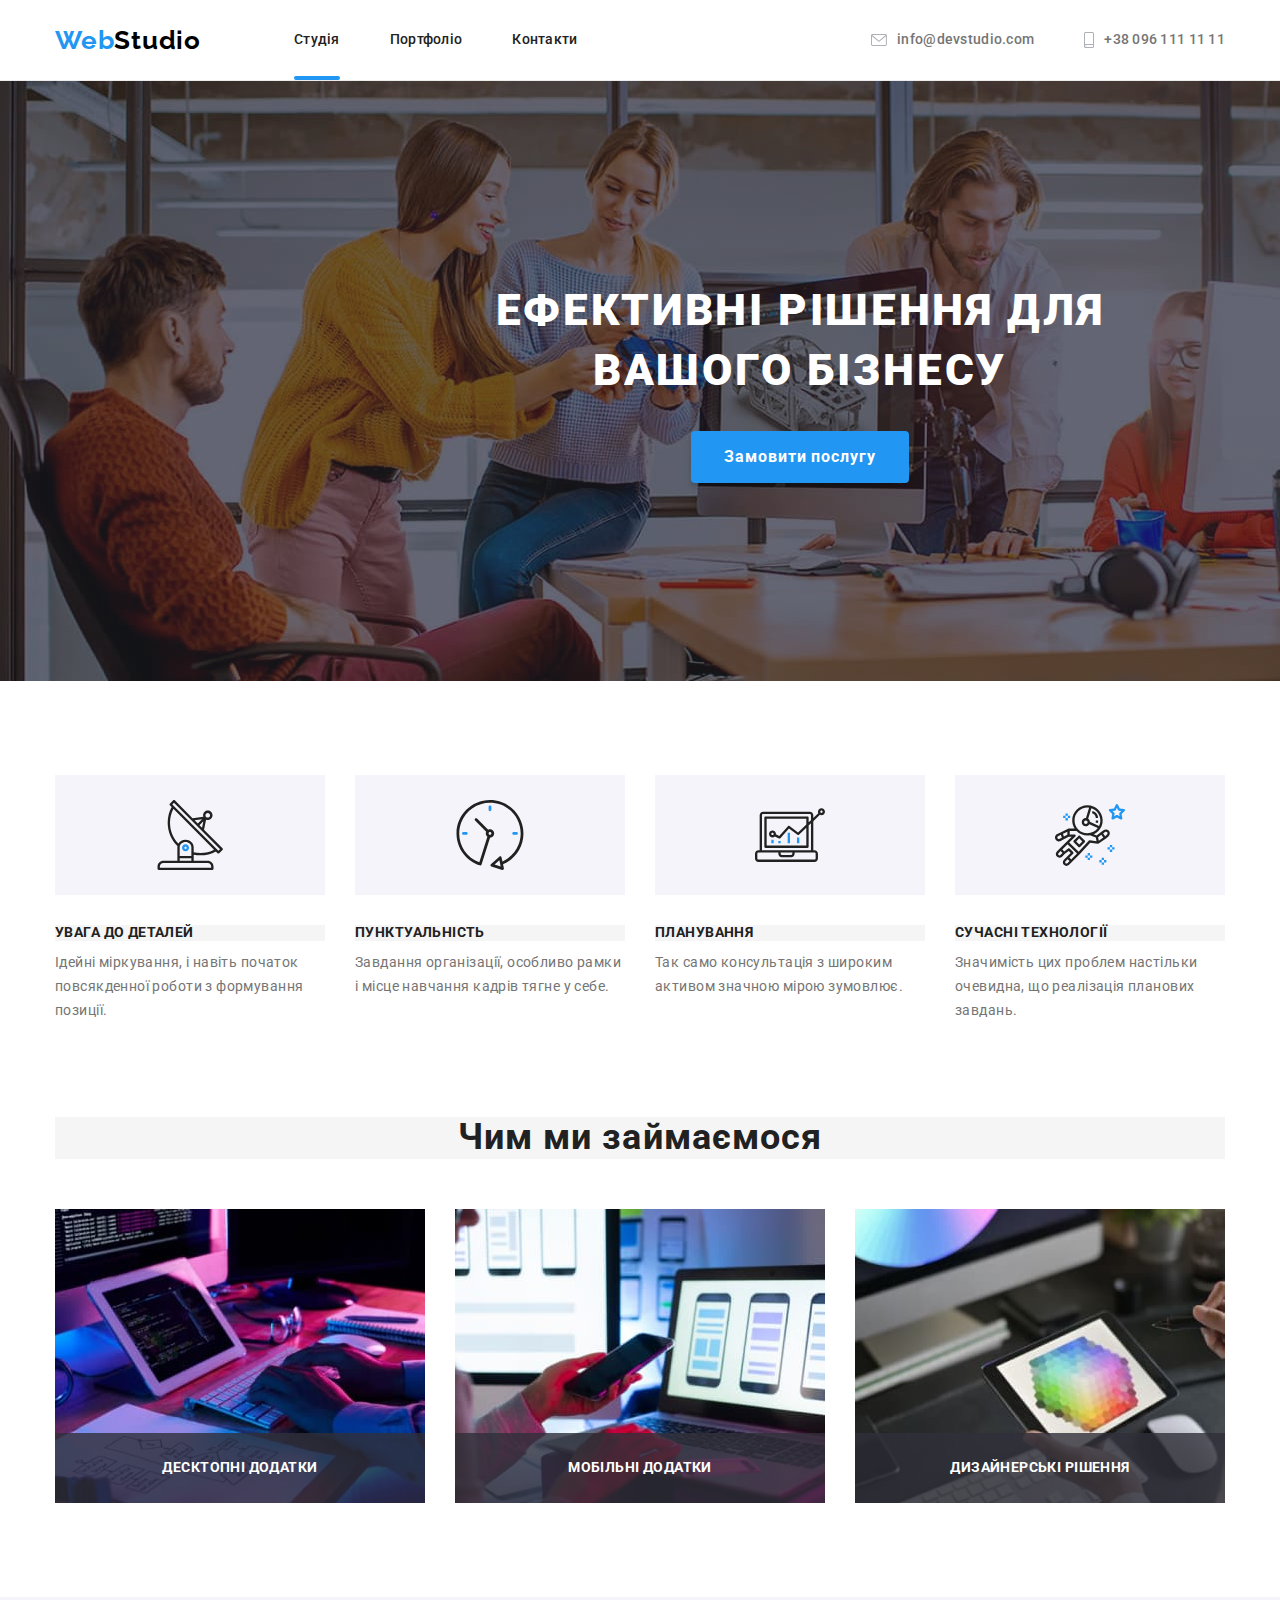
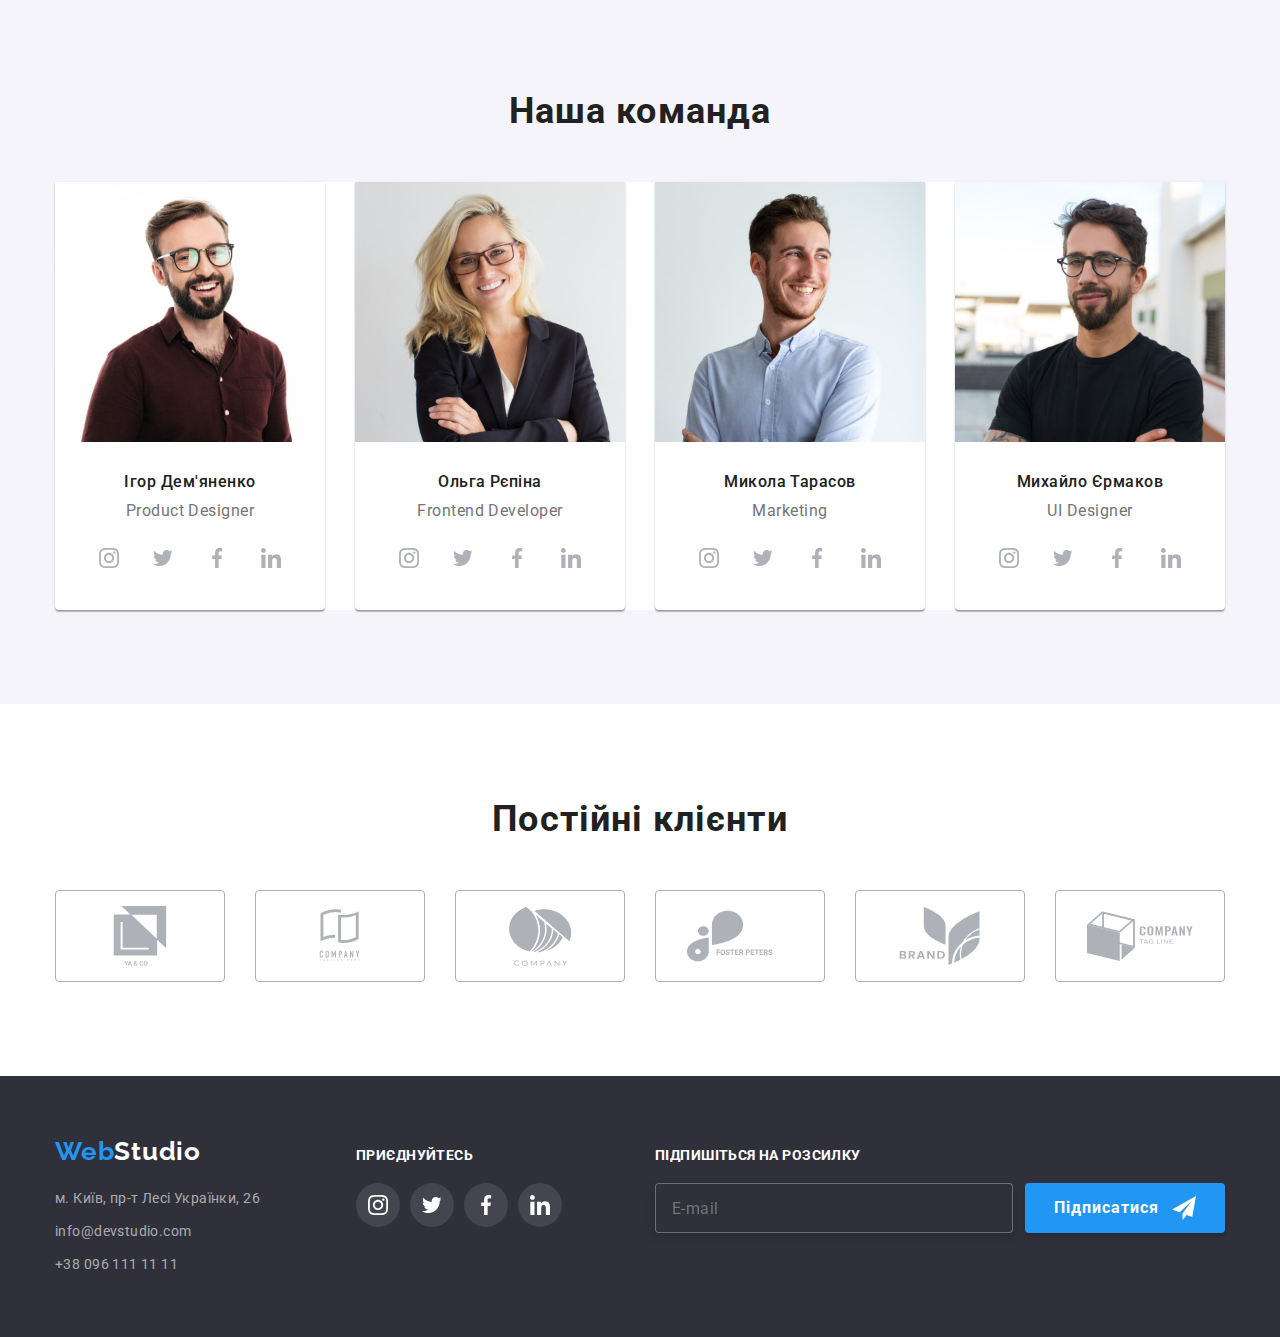
<file: index.html>
<!DOCTYPE html>
<html lang="uk">
  <head>
    <meta charset="UTF-8" />
    <meta http-equiv="X-UA-Compatible" content="IE=edge" />
    <meta name="viewport" content="width=device-width, initial-scale=1.0" />
    <title>Студія</title>
    <link
      href="https://fonts.googleapis.com/css2?family=Raleway:wght@700&family=Roboto:wght@400;500;700;900&display=swap"
      rel="stylesheet"
    />
    <link
      rel="stylesheet"
      href="https://cdnjs.cloudflare.com/ajax/libs/modern-normalize/1.1.0/modern-normalize.min.css"
    />
    <link rel="stylesheet" href="./css/styles.css" />
  </head>
  <body>
    <!--верхня навігаційна частина-->
    <header class="header">
      <div class="container nav">
        <nav class="nav">
          <a href="./index.html" lang="en" class="logo"
            >Web<span class="accent">Studio</span></a
          >
          <ul class="site-nav">
            <li class="item">
              <a href="./index.html" class="link current">Студія</a>
            </li>
            <li class="item">
              <a href="./portfolio.html" class="link">Портфоліо</a>
            </li>
            <li class="item"><a href="#" class="link">Контакти</a></li>
          </ul>
        </nav>
        <ul class="auth-nav">
          <li class="item">
            <div class="auth-nav-icon">
              <a class="link" lang="en" href="mailto:info@devstudio.com">
                <svg class="icon" width="16" height="12">
                  <use href="./images/icons.svg#icon-letter"></use>
                </svg>
                info@devstudio.com</a
              >
            </div>
          </li>
          <li class="item">
            <div class="auth-nav-icon">
              <a href="tel:+380961111111" class="link">
                <svg class="icon" width="10" height="16">
                  <use href="./images/icons.svg#icon-phone"></use>
                </svg>
                +38 096 111 11 11</a
              >
            </div>
          </li>
        </ul>
      </div>
    </header>
    <!--тіло сторінки-->
    <main>
      <section class="hero-section overlay">
        <div class="container">
          <div class="content-hero">
            <h1 class="hero-title">Ефективні рішення для вашого бізнесу</h1>
            <button type="button" class="button" data-modal-open>
              Замовити послугу
            </button>
          </div>
        </div>
      </section>

      <section class="feature-list section">
        <div class="container">
          <h2 class="visually-hidden">Наші особливості</h2>
          <ul class="work-list">
            <li class="work-list-item">
              <div class="feature-content">
                <svg class="list-icon" width="70" height="70">
                  <use href="./images/icons.svg#icon-radar"></use>
                </svg>
              </div>
              <h3 class="title">Увага до деталей</h3>
              <p class="text">
                Ідейні міркування, і навіть початок повсякденної роботи з
                формування позиції.
              </p>
            </li>
            <li class="work-list-item">
              <div class="feature-content">
                <svg class="list-icon" width="70" height="70">
                  <use href="./images/icons.svg#icon-clock"></use>
                </svg>
              </div>
              <h3 class="title">Пунктуальність</h3>
              <p class="text">
                Завдання організації, особливо рамки і місце навчання кадрів
                тягне у себе.
              </p>
            </li>
            <li class="work-list-item">
              <div class="feature-content">
                <svg class="list-icon" width="70" height="70">
                  <use href="./images/icons.svg#icon-diagram"></use>
                </svg>
              </div>
              <h3 class="title">Планування</h3>
              <p>
                Так само консультація з широким активом значною мірою зумовлює.
              </p>
            </li>
            <li class="work-list-item">
              <div class="feature-content">
                <svg class="list-icon" width="70" height="70">
                  <use href="./images/icons.svg#icon-astronaut"></use>
                </svg>
              </div>
              <h3 class="title">Сучасні технології</h3>
              <p>
                Значимість цих проблем настільки очевидна, що реалізація
                планових завдань.
              </p>
            </li>
          </ul>
        </div>
      </section>
      <section class="description-section section">
        <div class="container">
          <h2 class="description">Чим ми займаємося</h2>
          <ul class="img-box">
            <li class="img-item">
              <img
                src="./images/img1.jpg"
                alt="людина займається написанням коду"
                width="370"
              />
              <p class="description-text">Десктопні додатки</p>
            </li>
            <li class="img-item">
              <img
                src="./images/img2.jpg"
                alt="людина перевіряє зв'язок між телефоном та ноутбуком"
                width="370"
              />
              <p class="description-text">Мобільні додатки</p>
            </li>
            <li class="img-item">
              <img
                src="./images/img3.jpg"
                alt="працівник вибирає колір"
                width="370"
              />
              <p class="description-text">Дизайнерські рішення</p>
            </li>
          </ul>
        </div>
      </section>
      <section class="team section">
        <div class="container">
          <h2 class="team-title">Наша команда</h2>
          <ul class="title-list">
            <li class="team-list">
              <img
                src="./images/img4.jpg"
                alt="усміхнений чоловік з бородою в бордовій сорочці"
                width="270"
              />
              <div class="text-content">
                <h3 class="title-item">Ігор Дем'яненко</h3>
                <p class="list" lang="en">Product Designer</p>
                <ul class="social-list">
                  <li class="social-item">
                    <a class="social-link" href="#">
                      <svg class="social-icon" width="20" height="20">
                        <use href="./images/icons.svg#icon-instagram"></use>
                      </svg>
                    </a>
                  </li>
                  <li class="social-item">
                    <a class="social-link" href="#">
                      <svg class="social-icon" width="20" height="20">
                        <use href="./images/icons.svg#icon-twitter"></use>
                      </svg>
                    </a>
                  </li>
                  <li class="social-item">
                    <a class="social-link" href="#">
                      <svg class="social-icon" width="20" height="20">
                        <use href="./images/icons.svg#icon-facebook"></use>
                      </svg>
                    </a>
                  </li>
                  <li class="social-item">
                    <a class="social-link" href="#">
                      <svg class="social-icon" width="20" height="20">
                        <use href="./images/icons.svg#icon-in"></use>
                      </svg>
                    </a>
                  </li>
                </ul>
              </div>
            </li>
            <li class="team-list">
              <img
                src="./images/img5.jpg"
                alt="усміхена жінка блондинка в офіційному костюмі"
                width="270"
              />
              <div class="text-content">
                <h3 class="title-item">Ольга Рєпіна</h3>
                <p class="list" lang="en">Frontend Developer</p>
                <ul class="social-list">
                  <li class="social-item">
                    <a class="social-link" href="#">
                      <svg class="social-icon" width="20" height="20">
                        <use href="./images/icons.svg#icon-instagram"></use>
                      </svg>
                    </a>
                  </li>
                  <li class="social-item">
                    <a class="social-link" href="#">
                      <svg class="social-icon" width="20" height="20">
                        <use href="./images/icons.svg#icon-twitter"></use>
                      </svg>
                    </a>
                  </li>
                  <li class="social-item">
                    <a class="social-link" href="#">
                      <svg class="social-icon" width="20" height="20">
                        <use href="./images/icons.svg#icon-facebook"></use>
                      </svg>
                    </a>
                  </li>
                  <li class="social-item">
                    <a class="social-link" href="#">
                      <svg class="social-icon" width="20" height="20">
                        <use href="./images/icons.svg#icon-in"></use>
                      </svg>
                    </a>
                  </li>
                </ul>
              </div>
            </li>
            <li class="team-list">
              <img
                src="./images/img6.jpg"
                alt="щасливий чоловік у світлій сорочці"
                width="270"
              />
              <div class="text-content">
                <h3 class="title-item">Микола Тарасов</h3>
                <p class="list" lang="en">Marketing</p>
                <ul class="social-list">
                  <li class="social-item">
                    <a class="social-link" href="#">
                      <svg class="social-icon" width="20" height="20">
                        <use href="./images/icons.svg#icon-instagram"></use>
                      </svg>
                    </a>
                  </li>
                  <li class="social-item">
                    <a class="social-link" href="#">
                      <svg class="social-icon" width="20" height="20">
                        <use href="./images/icons.svg#icon-twitter"></use>
                      </svg>
                    </a>
                  </li>
                  <li class="social-item">
                    <a class="social-link" href="#">
                      <svg class="social-icon" width="20" height="20">
                        <use href="./images/icons.svg#icon-facebook"></use>
                      </svg>
                    </a>
                  </li>
                  <li class="social-item">
                    <a class="social-link" href="#">
                      <svg class="social-icon" width="20" height="20">
                        <use href="./images/icons.svg#icon-in"></use>
                      </svg>
                    </a>
                  </li>
                </ul>
              </div>
            </li>
            <li class="team-list">
              <img
                src="./images/img7.jpg"
                alt="впевнений в собі чоловік в темній сорочці та окулярах"
                width="270"
              />
              <div class="text-content">
                <h3 class="title-item">Михайло Єрмаков</h3>
                <p class="list" lang="en">UI Designer</p>
                <ul class="social-list">
                  <li class="social-item">
                    <a class="social-link" href="#">
                      <svg class="social-icon" width="20" height="20">
                        <use href="./images/icons.svg#icon-instagram"></use>
                      </svg>
                    </a>
                  </li>
                  <li class="social-item">
                    <a class="social-link" href="#">
                      <svg class="social-icon" width="20" height="20">
                        <use href="./images/icons.svg#icon-twitter"></use>
                      </svg>
                    </a>
                  </li>
                  <li class="social-item">
                    <a class="social-link" href="#">
                      <svg class="social-icon" width="20" height="20">
                        <use href="./images/icons.svg#icon-facebook"></use>
                      </svg>
                    </a>
                  </li>
                  <li class="social-item">
                    <a class="social-link" href="#">
                      <svg class="social-icon" width="20" height="20">
                        <use href="./images/icons.svg#icon-in"></use>
                      </svg>
                    </a>
                  </li>
                </ul>
              </div>
            </li>
          </ul>
        </div>
      </section>
      <section class="section">
        <div class="container">
          <h2 class="cliants">Постійні клієнти</h2>
          <ul class="cliants-list">
            <li class="client-item">
              <a href="#" class="client-link">
                <svg class="icon-client" width="106" height="60">
                  <use href="./images/icons.svg#icon-company1"></use>
                </svg>
              </a>
            </li>
            <li class="client-item">
              <a href="#" class="client-link">
                <svg class="icon-client" width="106" height="60">
                  <use href="./images/icons.svg#icon-company2"></use>
                </svg>
              </a>
            </li>
            <li class="client-item">
              <a href="#" class="client-link">
                <svg class="icon-client" width="106" height="60">
                  <use href="./images/icons.svg#icon-company3"></use>
                </svg>
              </a>
            </li>
            <li class="client-item">
              <a href="#" class="client-link">
                <svg class="icon-client" width="106" height="60">
                  <use href="./images/icons.svg#icon-company4"></use>
                </svg>
              </a>
            </li>
            <li class="client-item">
              <a href="#" class="client-link">
                <svg class="icon-client" width="106" height="60">
                  <use href="./images/icons.svg#icon-company5"></use>
                </svg>
              </a>
            </li>
            <li class="client-item">
              <a href="#" class="client-link">
                <svg class="icon-client" width="106" height="60">
                  <use href="./images/icons.svg#icon-company6"></use>
                </svg>
              </a>
            </li>
          </ul>
        </div>
      </section>
    </main>
    <!--нижня навігаційна частина-->
    <footer class="down">
      <div class="container">
        <div class="footer-down">
          <div class="information">
            <a href="./index.html" class="logo-footer"
              >Web<span class="accent-footer">Studio</span></a
            >
            <address>
              <div class="footer-information">
                <ul>
                  <li class="footer-list">
                    <a
                      href="https://goo.gl/maps/CPtrU1FHBa2aNyZL9"
                      target="_blank"
                      rel="noopener noreferrer nofollow"
                      class="link"
                      >м. Київ, пр-т Лесі Українки, 26</a
                    >
                  </li>
                  <li class="footer-list">
                    <a class="link" lang="en" href="mailto:info@devstudio.com"
                      >info@devstudio.com</a
                    >
                  </li>
                  <li class="footer-list">
                    <a class="link" href="tel:+380961111111"
                      >+38 096 111 11 11</a
                    >
                  </li>
                </ul>
              </div>
            </address>
          </div>

          <div class="footer">
            <h3 class="footer-title">приєднуйтесь</h3>
            <ul class="network-list">
              <li class="network-item">
                <a class="network-link" href="#">
                  <svg class="network-icon" width="20" height="20">
                    <use href="./images/icons.svg#icon-instagram"></use>
                  </svg>
                </a>
              </li>

              <li class="network-item">
                <a class="network-link" href="#">
                  <svg class="network-icon" width="20" height="20">
                    <use href="./images/icons.svg#icon-twitter"></use>
                  </svg>
                </a>
              </li>

              <li class="network-item">
                <a class="network-link" href="#">
                  <svg class="network-icon" width="20" height="20">
                    <use href="./images/icons.svg#icon-facebook"></use>
                  </svg>
                </a>
              </li>

              <li class="network-item">
                <a class="network-link" href="#">
                  <svg class="network-icon" width="20" height="20">
                    <use href="./images/icons.svg#icon-in"></use>
                  </svg>
                </a>
              </li>
            </ul>
          </div>
          <form class="footer-form">
            <h3 class="footer-form-title">Підпишіться на розсилку</h3>
            <div class="footer-form-container">
              <label for="user-email" name="user-email"></label>
              <input
                class="footer-input"
                type="email"
                name="user-email"
                id="user-email"
                aria-label="user-email"
                placeholder="E-mail"
              />
              <button class="footer-button" type="submit">
                Підписатися
                <svg class="footer-icon-form" width="24" height="24">
                  <use href="./images/icons.svg#icon-send"></use>
                </svg>
              </button>
            </div>
          </form>
        </div>
      </div>
    </footer>

    <div class="backdrop is-hidden" data-modal>
      <div class="modal">
        <button type="button" class="button-close" data-modal-close>
          <svg class="button-icon-close" width="11" height="11">
            <use href="./images/icons.svg#icon-close"></use>
          </svg>
        </button>
        <h2 class="modal-tittle">Залиште свої дані, ми вам передзвонимо</h2>
        <form autocomplete="on">
          <label class="form-field-label" for="user-name">Ім'я</label>
          <div class="form-field">
            <input
              id="user-name"
              class="form-field-input"
              type="text"
              name="user-name"
              placeholder=" "
            />
            <svg class="form-field-icon" width="18" height="18">
              <use href="./images/icons.svg#icon-person-modal"></use>
            </svg>
          </div>
          <label class="form-field-label" for="phone">Телефон</label>
          <div class="form-field">
            <input
              id="phone"
              class="form-field-input"
              type="tel"
              name="phone"
              placeholder=" "
            />
            <svg class="form-field-icon" width="18" height="18">
              <use href="./images/icons.svg#icon-phone-modal"></use>
            </svg>
          </div>
          <label class="form-field-label" for="user-email">Пошта</label>
          <div class="form-field">
            <input
              id="user-email"
              class="form-field-input"
              type="email"
              name="user-email"
              aria-label="user-email"
              placeholder=" "
            />
            <svg class="form-field-icon" width="18" height="18">
              <use href="./images/icons.svg#icon-email"></use>
            </svg>
          </div>

          <label class="form-field-label" for="user-comment">Коментар</label>
          <textarea
            class="form-field-textarea"
            name="user-comment"
            id="user-comment"
            placeholder="Введіть текст"
          ></textarea>
          <div class="checkbox">
            <input
              class="checkbox-imput visually-hidden"
              type="checkbox"
              name="terms-checkbox"
              id="terms-checkbox"
              placeholder=" "
            />
            <svg class="checkbox-icon" width="11" height="8">
              <use href="./images/icons.svg#icon-check"></use>
            </svg>
            <label class="checkbox-label" for="terms-checkbox"
              >Погоджуюся з розсилкою та приймаю
              <a class="checkbox-text" href="#">Умови договору</a>
            </label>
          </div>
          <button class="button-modal" type="submit">Відправити</button>
        </form>
      </div>
    </div>

    <script src="./js/modal.js"></script>
  </body>
</html>
</file>
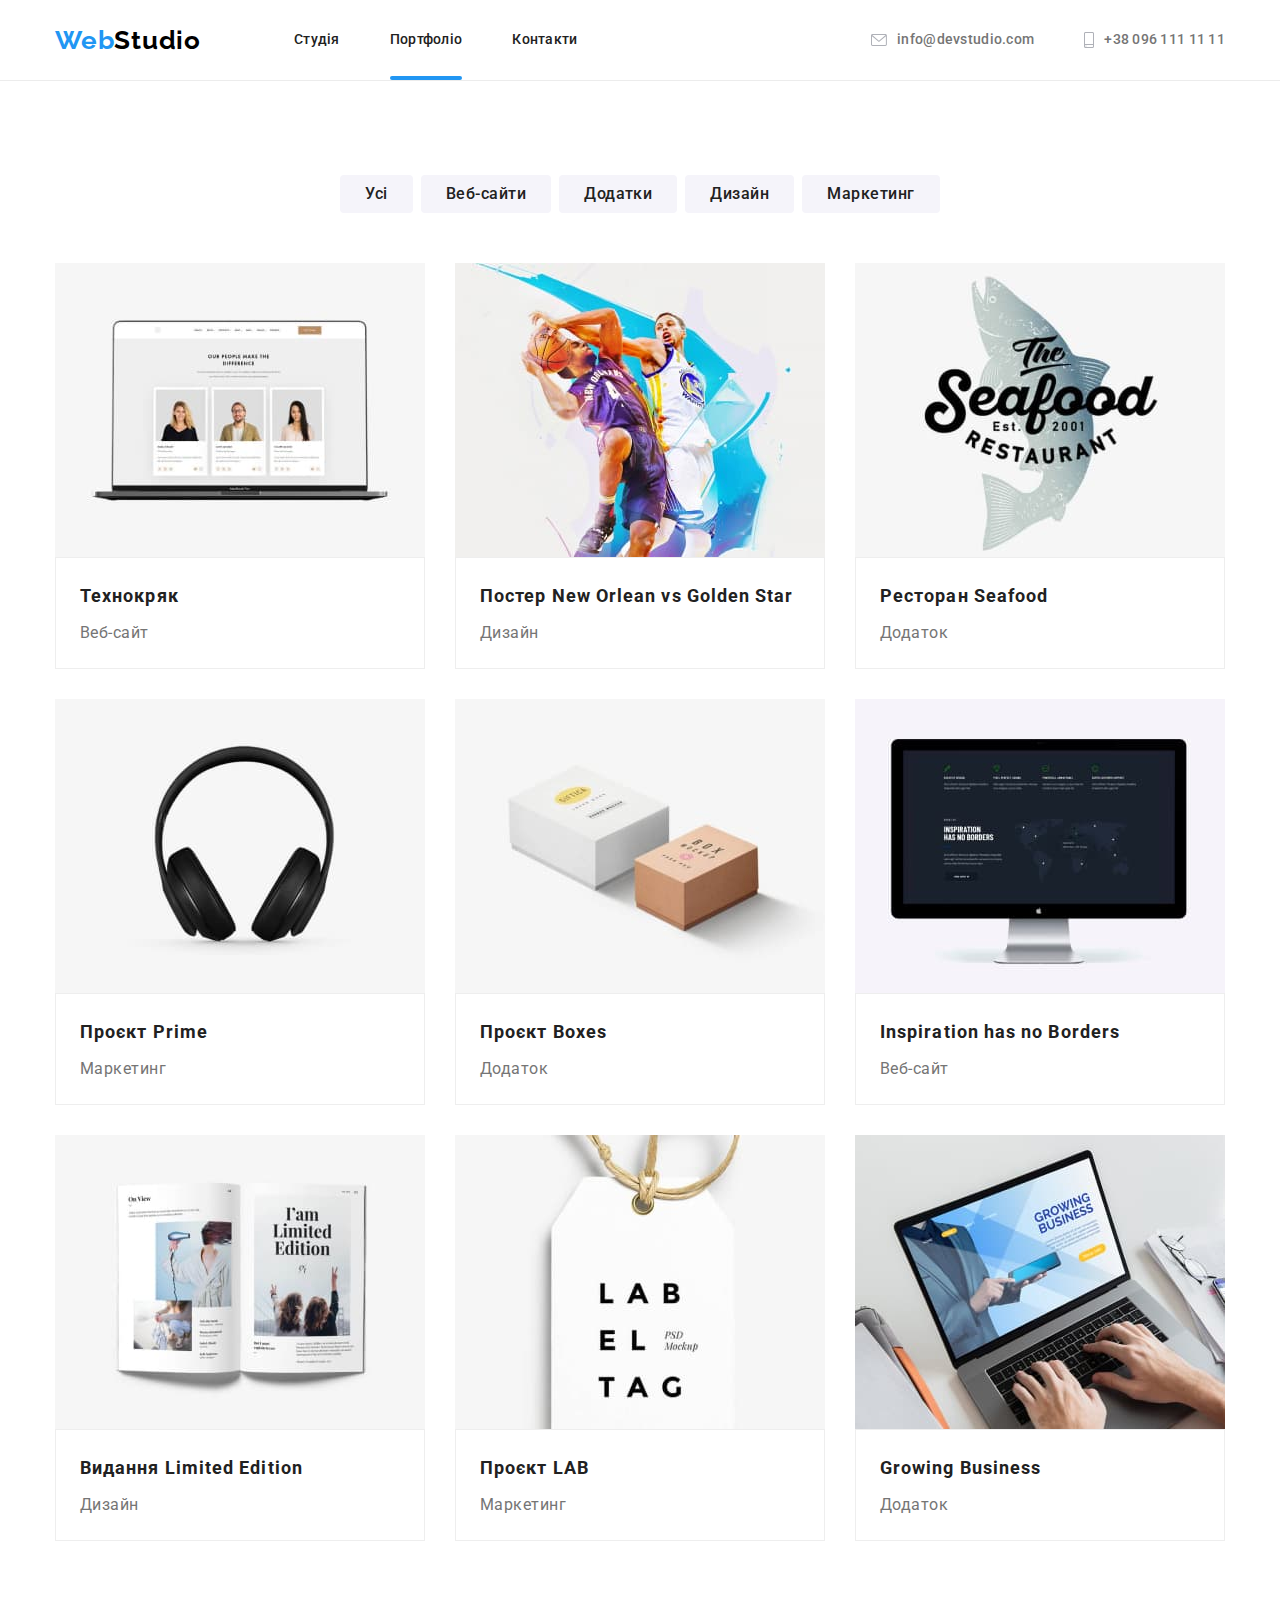
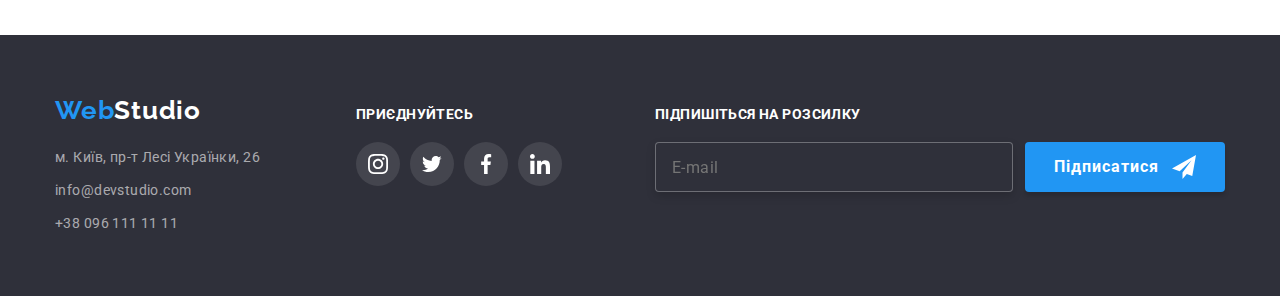
<file: portfolio.html>
<!DOCTYPE html>
<html lang="uk">
  <head>
    <meta charset="UTF-8" />
    <meta http-equiv="X-UA-Compatible" content="IE=edge" />
    <meta name="viewport" content="width=device-width, initial-scale=1.0" />
    <title>Студія</title>
    <link
      href="https://fonts.googleapis.com/css2?family=Raleway:wght@700&family=Roboto:wght@400;500;700;900&display=swap"
      rel="stylesheet"
    />
    <link
      rel="stylesheet"
      href="https://cdnjs.cloudflare.com/ajax/libs/modern-normalize/1.1.0/modern-normalize.min.css"
    />
    <link rel="stylesheet" href="./css/styles.css" />
  </head>
  <body>
    <!--верхня навігаційна частина-->
    <header class="header">
      <div class="container nav">
        <nav class="nav">
          <a href="./index.html" lang="en" class="logo"
            >Web<span class="accent">Studio</span></a
          >
          <ul class="site-nav">
            <li class="item">
              <a href="./index.html" class="link">Студія</a>
            </li>
            <li class="item">
              <a href="./portfolio.html" class="link current">Портфоліо</a>
            </li>
            <li class="item"><a href="#" class="link">Контакти</a></li>
          </ul>
        </nav>
        <ul class="auth-nav">
          <li class="item">
            <div class="auth-nav-icon">
              <a class="link" lang="en" href="mailto:info@devstudio.com">
                <svg class="icon" width="16" height="12">
                  <use href="./images/icons.svg#icon-letter"></use>
                </svg>
                info@devstudio.com</a
              >
            </div>
          </li>
          <li class="item">
            <div class="auth-nav-icon">
              <a href="tel:+380961111111" class="link">
                <svg class="icon" width="10" height="16">
                  <use href="./images/icons.svg#icon-phone"></use>
                </svg>
                +38 096 111 11 11</a
              >
            </div>
          </li>
        </ul>
      </div>
    </header>
    <main>
      <section class="portfolio-hero section">
        <div class="container-hero">
          <h1 class="visually-hidden">Наші роботи</h1>
          <ul class="button-items">
            <li class="button-list">
              <button type="button" class="button-item">Усі</button>
            </li>
            <li class="button-list">
              <button type="button" class="button-item">Веб-сайти</button>
            </li>
            <li class="button-list">
              <button type="button" class="button-item">Додатки</button>
            </li>
            <li class="button-list">
              <button type="button" class="button-item">Дизайн</button>
            </li>
            <li class="button-list">
              <button type="button" class="button-item">Маркетинг</button>
            </li>
          </ul>
          <ul class="hero-list flex-container">
            <li class="flex-element">
              <a href="#" class="flex-content">
                <div class="hero-list-overlay">
                  <img
                    src="./images/img8.jpg"
                    alt="дві жінки та чоловік"
                    width="370"
                  />
                  <p class="overlay-text">
                    Ресурс пропонує комплексні пропозиції з різним рівнем
                    функціоналу та сервісів. Все це дозволить відвідувачу
                    отримати вичерпні відомості про компанію чи приватну особу.
                  </p>
                </div>

                <div class="hero-content">
                  <h2 class="title">Технокряк</h2>
                  <p class="hero-item">Веб-сайт</p>
                </div>
              </a>
            </li>
            <li class="flex-element">
              <a href="#" class="flex-content">
                <div class="hero-list-overlay">
                  <img
                    src="./images/img9.jpg"
                    alt="Постер Новий Орлеан проти Голден Стейт"
                  />
                  <p class="overlay-text">
                    Ресурс пропонує комплексні пропозиції з різним рівнем
                    функціоналу та сервісів. Все це дозволить відвідувачу
                    отримати вичерпні відомості про компанію чи приватну особу.
                  </p>
                </div>
                <div class="hero-content">
                  <h2 class="title">
                    Постер <snan lang="en">New Orlean vs Golden Star</snan>
                  </h2>
                  <p class="hero-item">Дизайн</p>
                </div>
              </a>
            </li>
            <li class="flex-element">
              <a href="#" class="flex-content">
                <div class="hero-list-overlay">
                  <img
                    src="./images/img10.jpg"
                    alt="Ресторан морської риби"
                    width="370"
                  />
                  <p class="overlay-text">
                    Ресурс пропонує комплексні пропозиції з різним рівнем
                    функціоналу та сервісів. Все це дозволить відвідувачу
                    отримати вичерпні відомості про компанію чи приватну особу.
                  </p>
                </div>
                <div class="hero-content">
                  <h2 class="title">Ресторан <span lang="en">Seafood</span></h2>
                  <p class="hero-item">Додаток</p>
                </div>
              </a>
            </li>
            <li class="flex-element">
              <a href="#" class="flex-content">
                <div class="hero-list-overlay">
                  <img
                    src="./images/img11.jpg"
                    alt="Чорні наушники"
                    width="370"
                  />
                  <p class="overlay-text">
                    Ресурс пропонує комплексні пропозиції з різним рівнем
                    функціоналу та сервісів. Все це дозволить відвідувачу
                    отримати вичерпні відомості про компанію чи приватну особу.
                  </p>
                </div>
                <div class="hero-content">
                  <h2 class="title">Проєкт <span lang="en">Prime</span></h2>
                  <p class="hero-item">Маркетинг</p>
                </div>
              </a>
            </li>
            <li class="flex-element">
              <a href="#" class="flex-content">
                <div class="hero-list-overlay">
                  <img
                    src="./images/img12.jpg"
                    alt="Біла та коричнева коробки"
                    width="370"
                  />
                  <p class="overlay-text">
                    Ресурс пропонує комплексні пропозиції з різним рівнем
                    функціоналу та сервісів. Все це дозволить відвідувачу
                    отримати вичерпні відомості про компанію чи приватну особу.
                  </p>
                </div>
                <div class="hero-content">
                  <h2 class="title">Проєкт <span lang="en">Boxes</span></h2>
                  <p class="hero-item">Додаток</p>
                </div>
              </a>
            </li>
            <li class="flex-element">
              <a href="#" class="flex-content">
                <div class="hero-list-overlay">
                  <img
                    src="./images/img13.jpg"
                    alt="Чорний монітор з білою підставкою"
                    width="370"
                  />
                  <p class="overlay-text">
                    Ресурс пропонує комплексні пропозиції з різним рівнем
                    функціоналу та сервісів. Все це дозволить відвідувачу
                    отримати вичерпні відомості про компанію чи приватну особу.
                  </p>
                </div>
                <div class="hero-content">
                  <h2 class="title" lang="en">Inspiration has no Borders</h2>
                  <p class="hero-item">Веб-сайт</p>
                </div>
              </a>
            </li>
            <li class="flex-element">
              <a href="#" class="flex-content">
                <div class="hero-list-overlay">
                  <img
                    src="./images/img14.jpg"
                    alt="Відкритий журнал зі статтями"
                    width="370"
                  />
                  <p class="overlay-text">
                    Ресурс пропонує комплексні пропозиції з різним рівнем
                    функціоналу та сервісів. Все це дозволить відвідувачу
                    отримати вичерпні відомості про компанію чи приватну особу.
                  </p>
                </div>
                <div class="hero-content">
                  <h2 class="title">
                    Видання <span lang="en">Limited Edition</span>
                  </h2>
                  <p class="hero-item">Дизайн</p>
                </div>
              </a>
            </li>
            <li class="flex-element">
              <a href="#" class="flex-content">
                <div class="hero-list-overlay">
                  <img
                    src="./images/img15.jpg"
                    alt="Білий жетон марк апу з золотою стрічкою"
                    width="370"
                  />
                  <p class="overlay-text">
                    Ресурс пропонує комплексні пропозиції з різним рівнем
                    функціоналу та сервісів. Все це дозволить відвідувачу
                    отримати вичерпні відомості про компанію чи приватну особу.
                  </p>
                </div>
                <div class="hero-content">
                  <h2 class="title">Проєкт <span lang="en">LAB</span></h2>
                  <p class="hero-item">Маркетинг</p>
                </div>
              </a>
            </li>
            <li class="flex-element">
              <a href="#" class="flex-content">
                <div class="hero-list-overlay">
                  <img
                    src="./images/img16.jpg"
                    alt="Чоловік працює на чорно-сірому ноутбуці"
                    width="370"
                  />
                  <p class="overlay-text">
                    Ресурс пропонує комплексні пропозиції з різним рівнем
                    функціоналу та сервісів. Все це дозволить відвідувачу
                    отримати вичерпні відомості про компанію чи приватну особу.
                  </p>
                </div>
                <div class="hero-content">
                  <h2 class="title" lang="en">Growing Business</h2>
                  <p class="hero-item">Додаток</p>
                </div>
              </a>
            </li>
          </ul>
        </div>
      </section>
    </main>
    <footer class="down">
      <div class="container">
        <div class="footer-down">
          <div class="information">
            <a href="./index.html" class="logo-footer"
              >Web<span class="accent-footer">Studio</span></a
            >
            <address>
              <div class="footer-information">
                <ul>
                  <li class="footer-list">
                    <a
                      href="https://goo.gl/maps/CPtrU1FHBa2aNyZL9"
                      target="_blank"
                      rel="noopener noreferrer nofollow"
                      class="link"
                      >м. Київ, пр-т Лесі Українки, 26</a
                    >
                  </li>
                  <li class="footer-list">
                    <a class="link" lang="en" href="mailto:info@devstudio.com"
                      >info@devstudio.com</a
                    >
                  </li>
                  <li class="footer-list">
                    <a class="link" href="tel:+380961111111"
                      >+38 096 111 11 11</a
                    >
                  </li>
                </ul>
              </div>
            </address>
          </div>

          <div class="footer">
            <h3 class="footer-title">приєднуйтесь</h3>
            <ul class="network-list">
              <li class="network-item">
                <a class="network-link" href="#">
                  <svg class="network-icon" width="20" height="20">
                    <use href="./images/icons.svg#icon-instagram"></use>
                  </svg>
                </a>
              </li>

              <li class="network-item">
                <a class="network-link" href="#">
                  <svg class="network-icon" width="20" height="20">
                    <use href="./images/icons.svg#icon-twitter"></use>
                  </svg>
                </a>
              </li>

              <li class="network-item">
                <a class="network-link" href="#">
                  <svg class="network-icon" width="20" height="20">
                    <use href="./images/icons.svg#icon-facebook"></use>
                  </svg>
                </a>
              </li>

              <li class="network-item">
                <a class="network-link" href="#">
                  <svg class="network-icon" width="20" height="20">
                    <use href="./images/icons.svg#icon-in"></use>
                  </svg>
                </a>
              </li>
            </ul>
          </div>
          <form class="footer-form">
            <h3 class="footer-form-title">Підпишіться на розсилку</h3>
            <div class="footer-form-container">
              <label for="user-email" name="user-email"></label>
              <input
                class="footer-input"
                type="email"
                name="user-email"
                id="user-email"
                aria-label="user-email"
                placeholder="E-mail"
              />
              <button class="footer-button" type="submit">
                Підписатися
                <svg class="footer-icon-form" width="24" height="24">
                  <use href="./images/icons.svg#icon-send"></use>
                </svg>
              </button>
            </div>
          </form>
        </div>
      </div>
    </footer>
  </body>
</html>
</file>
<file: css/styles.css>
html {
    box-sizing: border-box;
}
*,
*::before,
*::after {
    box-sizing: border-box;
}

h1,
h2,
h3,
h4,
h5,
h6,
p {
    margin-top: 0;
    margin-bottom: 0;
    display: block;
}
img {
    display: block;
    max-width: 100%;
    height: auto;
}
ul {
list-style: none;
padding: 0;
margin: 0;
}
h3.title {margin-bottom: 0;}
.section {
    padding-top: 94px;
    padding-bottom: 94px;
}
:root{
--primary-color-fill:#FFFFFF;
--secondary-color-fill:#AFB1B8;
--color-hover-fill:#F5F5F5;
--color-fill:#2196F3;
--border-color:#2196F3;
--border:#EEEEEE;
--logo-header-footer:#2196F3;
--primary-text-color:#757575;
--title-text-color:#212121;
--background-color-white: #FFFFFF;
--background-color:#2F303A;
--color-hero:#ffffff;
--background-color-section:#F5F5F5;
--background-color-team:#F5F4FA;
--background-color-footer:#2F303A;
--hover-color:#2196F3;
--accent-color:#000000;
--accent-color-white:#FFFFFF;
--color-link-footer:rgba(255, 255, 255, 0.6);
--background-color-portfolio-hero:#F5F5F5 ;
--link-current:#2196F3;
--primary-color-button:#FFFFFF;
--secondary-color-button: #212121;
--background-color-button :#2196F3;
--background-color-portfolio:#EEEEEE;
--flex-gap:30px;
--border-bottom:#ECECEC;
}
.container{
    width: 1200px;
    margin-left: auto;
    margin-right: auto;
    padding-left: 15px;
    padding-right: 15px;
}
p {
    font-weight: 400;
    font-size: 14px;
    line-height: 1.71;
    letter-spacing: 0.03em;
}
/* body */
body {color: var(--primary-text-color);
background-color: var(--background-color-white);   
font-family: "Roboto", sans-serif;
}
ul {list-style: none;}
/* header */
.header {border-bottom: 1px solid var(--border-bottom);}
.header.auth-nav {display: flex;
align-items: center;}
.nav {display: flex;
align-items: center;}
.logo {
font-family: "Raleway", sans-serif;
font-weight: 700;
font-size: 26px;
line-height: 1.19;
letter-spacing: 0.03em;
color: var(--logo-header-footer);
text-decoration: none;}
.accent {color: var(--accent-color);}
/* site-nav */
/* header-page */
.site-nav{display: flex;
margin-left: 93px;}
.site-nav .item + .item {margin-left:50px;}
.site-nav .link {
transition-property: color;
transition-duration: 250ms;
transition-timing-function: cubic-bezier(0.4, 0, 0.2, 1);

display: block;
padding-top: 32px;
padding-bottom: 32px;
color: var(--title-text-color);
font-weight: 500;
font-size: 14px;
line-height: 1.14;
letter-spacing: 0.02em;
text-decoration: none;}
.site-nav .link:hover,
.site-nav .link:focus {
color: var(--hover-color);}
/* акцент уваги */
.site-nav .item{
    position: relative;
}
.link.current::after{
    content: '';
    position: absolute;
    width: 100%;
    left: 0px;
    background-color: var(--logo-header-footer);
    border-radius: 2px;
    height: 4px;
    bottom: 0px;
}

/* auth-nav */
.auth-nav .link {
display: block;
padding-top: 32px;
padding-bottom: 32px;
color: var(--primary-text-color);
font-weight: 500;
font-size: 14px;
line-height: 1.14;
letter-spacing: 0.02em;
text-decoration: none;}
.auth-nav  {display: flex; 
margin-left: auto;}
.auth-nav .item +.item {margin-left: 50px;}

.auth-nav-icon .link{ 
transition-property: fill;
transition-duration: 250ms;
transition-timing-function: cubic-bezier(0.4, 0, 0.2, 1);

fill: var(--secondary-color-fill);
display: flex;
align-items: center;

}
.auth-nav-icon .link:hover,
.auth-nav-icon .link:focus{
fill: currentColor;}
.icon {margin-right: 10px;}

/* hero-section */
.hero-section{background-color:var(--background-color);
padding-top: 200px;
padding-bottom: 200px;
}
/* hero-title */
 .content-hero{ 
width: 696px;
text-align: center;
margin-left: auto;
margin-right: auto;}

.hero-title{
margin-bottom: 30px;
color: var(--color-hero);
font-weight: 900;
font-size: 44px;
line-height: 1.36;
text-align: center;
letter-spacing: 0.06em;
text-transform: uppercase;
}
/* КНОПКА */
.button{ 
margin-left: auto;
margin-right: auto;
padding: 10px 32px;
color: var(--primary-color-button);
background-color: var(--background-color-button);
display: inline-block;
min-width: 216px;
font-weight: 700;
font-size: 16px;
line-height: 1.88;
display: flex;
align-items: center;
text-align: center;
letter-spacing: 0.06em;
cursor: pointer;
font-family: inherit;
box-shadow: 0px 4px 4px rgba(0, 0, 0, 0.15);
border-radius: 4px;
text-decoration: none;
border: 1px solid transparent;
}
/* overlay */
.overlay { 
    min-width: 1600px;
    height: 600px;
    margin-left: auto;
    margin-right: auto;
    background-image:linear-gradient(
    rgba(47, 48, 58, 0.4),
    rgba(47, 48, 58, 0.4)),
    url(../images/img-hero.jpg);
    background-repeat: no-repeat;
    background-position: center;
    background-size: cover; 
}
/* visually-hidden приховати */
.visually-hidden{
position: absolute;
white-space: nowrap;
width: 1px;
height: 1px;
overflow: hidden;
border: 0;
padding: 0;
clip: rect(0 0 0 0);
clip-path: inset(50%);
margin: -1px;}
/* feature-list */
.feature-list .title{
margin-bottom: 10px;
background-color:var(--background-color-section);
color: var(--title-text-color);
font-weight: 700;
font-size: 14px;
line-height: 1.14;
letter-spacing: 0.03em;
text-transform: uppercase;}
.title {
    font-weight: 700;
    font-size: 18px;
    line-height: 2;
    letter-spacing: 0.06em;
    color: var(--title-text-color);
}
.work-list > .work-list-item {
max-width: 270px;
margin-right: 30px;
}
.work-list>.work-list-item:last-child {
margin-right: 0;}
 .work-list {
display: flex; 
} 
/* SVG */
.feature-content {
    background-color: var(--background-color-team);
    width: 270px;
    height: 120px;
    display: flex;
    align-items: center;
    justify-content: center;
    margin-bottom: 30px;
}

.list-icon {
    display: flex;
    align-items: center;
    justify-content: center;
}

/* description */
.description-section{padding-top: 0;}
.description{
margin-bottom: 50px;
color: var(--title-text-color);
background-color: var(--background-color-section);
font-weight: 700;
font-size: 36px;
line-height: 1.16;
text-align: center;
letter-spacing: 0.03em;
}
.img-box {display: flex;}
.img-item {
    position: relative;
margin-right: 30px;}
.img-item:last-child {margin-right: 0;}

.description-text { 
    position: absolute;
    display: flex;
    align-items: center;
    justify-content: center;
    bottom: 0;
    width: 100%;
    height: 70px;
    font-weight: 700;
    line-height: 1.14;
    letter-spacing: 0.03em;
    text-transform: uppercase;
    color: var(--accent-color-white);
    background-color: rgba(47, 48, 58, 0.8);
}
/* team */
.team {background-color: var(--background-color-team);}
.title-list{ background-color: var(--background-color-white);}
.title-list .team-list{
margin-right: 30px;
box-shadow: 0px 1px 3px rgba(0, 0, 0, 0.12), 0px 1px 1px rgba(0, 0, 0, 0.14), 0px 2px 1px rgba(0, 0, 0, 0.2);
border-radius: 0px 0px 4px 4px;
min-width: 270px;}
.title-list .team-list:last-child {margin-right: 0;} 
.title-list {display: flex;}
.text-content{
padding: 30px 00px;}
.team-title{
margin-bottom: 50px;
color: var(--title-text-color);
font-weight: 700;
font-size: 36px;
line-height: 1.16;
text-align: center;
letter-spacing: 0.03em;}
.title-item{
margin-bottom: 10px;
color: var(--title-text-color);
font-weight: 500;
font-size: 16px;
line-height: 1.19;
text-align: center;
letter-spacing: 0.03em; 
}

.list {
color: var(--primary-text-color);
font-weight: 400;
font-size: 16px;
line-height: 1.19;
text-align: center;
letter-spacing: 0.03em;
}
/* social */
.social-list{
display: flex;
align-items: center;
justify-content: center;
}

.social-item{
width: 44px;
height: 44px;
margin-right: 10px;
}
.social-item:last-child{margin-right: 0;}
.list {
margin-bottom: 16px;
}
.social-link {
transition: background-color, fill, 250ms cubic-bezier(0.4, 0, 0.2, 1);
display: flex;
align-items: center;
justify-content: center;
border-radius: 50%;
width: 100%;
height: 100%; 
fill: var(--secondary-color-fill);
}
.social-link:hover,
.social-link:focus{
background-color: var(--hover-color);
fill: var(--color-hover-fill); 
}

/* cliants */
.cliants{
font-size: 36px;
line-height: 1.17;
text-align: center;
letter-spacing: 0.03em;
color: #212121;
margin-bottom: 50px;}
.cliants-list {
display: flex;
}
  
.client-item {
margin-right: 30px;
width: 170px;
height: 92px;
 
}
.client-link {
transition-property: color, border;
transition-duration: 250ms;
transition-timing-function: cubic-bezier(0.4, 0, 0.2, 1);
display: flex;    
align-items: center;
justify-content: center;
width: 100%;
height: 100%;
border: 1px solid var(--secondary-color-fill);
border-radius: 4px;
color: #AFB1B8;
}
.icon-client {fill: currentColor;}
.client-item:last-child {
margin-right: 0px;}
.client-item .client-link:hover,
.client-item .client-link:focus {border: 1px solid var(--hover-color);
color: var(--hover-color);
}

/* footer */
.down {background-color: var(--background-color-footer);
padding-top: 60px;
padding-bottom: 60px;}
.logo-footer {
display: block;
margin-bottom: 20px;
color: var(--logo-header-footer);
font-family: "Raleway", sans-serif;
font-weight: 700;
font-size: 26px;
line-height: 1.19;
letter-spacing: 0.03em;
text-decoration: none;
}
.footer-list {
margin-bottom: 9px;}
.footer-list:last-child {
margin-bottom: 0;}
.footer-information{ width: 231px;}
/* hover footer */
.link:hover,
.link:focus {
color: var(--hover-color);}

.accent-footer{
 color: var(--accent-color-white);  
}
.link{
transition-property: color;
transition-duration: 250ms;
transition-timing-function: cubic-bezier(0.4, 0, 0.2, 1);

color: var(--color-link-footer);
font-family: 'Roboto';
font-weight: 400;
font-size: 14px;
line-height: 1.71;
letter-spacing: 0.03em; 
text-decoration: none;
font-style: normal;
}
.footer-title{
font-weight: 700;
font-size: 14px;
line-height: 16px;
letter-spacing: 0.03em;
text-transform: uppercase;
color: var(--accent-color-white);
font-style: normal
}
.information {margin-right: 70px;}
.footer-title{margin-bottom: 20px;}
.network-list {
display: flex;
align-items: center;  
}
.network-item {
width: 44px;
height: 44px;
margin-right: 10px;
}
.network-item:last-child{margin-right: 0px;}
.network-link {
border-radius: 50%;
display: flex;
align-items: center;
justify-content: center;
width: 100%;
height: 100%;
background-color: rgba(255, 255, 255, 0.1);
transition-property: background-color, fill;
transition-duration: 250ms;
transition-timing-function: cubic-bezier(0.4, 0, 0.2, 1);

}
.network-link:hover,
.network-link:focus {
background-color: var(--hover-color);
fill: var(--primary-color-fill);
}
.network-icon {
fill: var(--primary-color-fill);
}
.footer-down{
display: flex;
align-items: baseline;
}
/* footer-form -title */
.footer-form{
margin-left: auto;}
.footer-form-title {
margin-bottom: 20px;
font-weight: 700;
font-size: 14px;
line-height: 16px;
letter-spacing: 0.03em;
text-transform: uppercase;
color: var(--accent-color-white);
font-style: normal
}
.footer-form-container{
width: 570px;
display: flex;
}

.footer-input{
padding: 15px 16px 15px;
height: 50px;
width: 358px;
border: 1px solid rgba(255, 255, 255, 0.3);
filter: drop-shadow(0px 4px 4px rgba(0, 0, 0, 0.15));
border-radius: 4px;
background-color: #2F303A;
outline: none;
font-weight: 400;
font-size: 16px;
line-height: 1.25;
letter-spacing: 0.03em;
color: rgba(255, 255, 255, 0.6);

}
.footer-button{
padding: 10px 28px;
margin-left: 12px;
font-weight: 700;
display: flex;
align-items: center;
letter-spacing: 0.06em;
color: var(--accent-color-white);
width: 200px;
background-color: var(--background-color-button);
box-shadow: 0px 4px 4px rgba(0, 0, 0, 0.15);
border-radius: 4px;
outline: none;
border: 1px solid transparent;
}

.footer-button{position: relative;}
.footer-icon-form{
top: 50%;
right: 28px;
transform: translateY(-50%);
position: absolute;
}
.footer-icon-form{
fill: currentColor;
}

/* portfolio */
/* portfolio-hero */
/* Кнопка */

.button-items {
margin-bottom: 50px;
justify-content: center;
display: flex;
}
.button-list{
margin-right: 8px;}
.button-list:last-child{
 margin-right: 0;}
.button-item{
transition: background-color, color, 250ms cubic-bezier(0.4, 0, 0.2, 1);
padding: 6px 25px;
font-family: inherit;
font-weight: 500;
font-size: 16px;
line-height: 1.62;
text-align: center;
display: flex;
letter-spacing: 0.03em;
color: var(--secondary-color-button);
border: none;
cursor: pointer;
background: var(--background-color-team);
border-radius: 4px;

}
.button-item:hover,
.button-item:focus {
display: block;
min-width: 73px;
box-shadow: 0px 3px 1px rgba(0, 0, 0, 0.1), 0px 1px 2px rgba(0, 0, 0, 0.08), 0px 2px 2px rgba(0, 0, 0, 0.12);
border-radius: 4px;
text-align: center;
color: var(--primary-color-button);
background-color: var(--background-color-button);
font-family: inherit
}

.hero-item{ 
font-weight: 400;
font-size: 16px;
line-height: 1.88;
letter-spacing: 0.03em;
color: var(--primary-text-color);
}
/* Наші роботи */

.hero-content{padding: 20px 24px;
border: 1px solid var(--background-color-portfolio);}
.container-hero {
width: 1200px;
padding-left: 15px;
padding-right: 15px;
margin-left: auto;
margin-right: auto;
}
.flex-container {
display: flex;
flex-wrap: wrap;
margin-left: calc(-1 * var(--flex-gap));
margin-top: calc(-1 * var(--flex-gap));
}
.flex-container > .flex-element { 
flex-basis: calc(100% / 3 - var(--flex-gap));
margin-left: var(--flex-gap);
margin-top: var(--flex-gap);
/*  */
}
.flex-content{
transition:250ms cubic-bezier(0.4, 0, 0.2, 1);
display: block;
flex-direction: column;
text-decoration: none;
}
.title{margin-bottom: 4px;}

.flex-content:hover,
.flex-content:focus
{
background-color: var(--background-color-white);
box-shadow: 0px 1px 1px rgba(0, 0, 0, 0.12),
0px 4px 4px rgba(0, 0, 0, 0.06),
1px 4px 6px rgba(0, 0, 0, 0.16);}

/* Overlay */

.hero-list-overlay{
position: relative;
overflow: hidden;
}
.overlay-text{
left: 0;
bottom: 0;
width: 100%;
height: 100%;
padding: 63px 24px;
position: absolute;
background-color: rgba(33, 150, 243, 0.9);
color: var(--accent-color-white);
letter-spacing: 0.03em;
font-size: 18px;
line-height: 1.56;
display: flex;
transform: translateY(101%);
transition: transform 250ms cubic-bezier(0.4, 0, 0.2, 1);  
}
.flex-content:hover .overlay-text,
.flex-content:focus .overlay-text {
transform: translateY(0);}

/* backdrop */
.backdrop{ 
opacity: 1;
transition: opacity 250ms cubic-bezier(0.4, 0, 0.2, 1);
position: relative;
top: 0;
left: 0;
width: 100%;
height: 100%;
background-color: rgba(0, 0, 0, 0.2);
position: fixed;
}
.modal{
position: absolute;
top: 50%;
left: 50%;
transform: translate(-50%, -50%) scale(1) rotatey(360deg);
transition: transform 250ms cubic-bezier(0.4, 0, 0.2, 1);
background-color: var(--background-color-white);
box-shadow: 0px 1px 3px rgba(0, 0, 0, 0.12), 0px 1px 1px rgba(0, 0, 0, 0.14), 0px 2px 1px rgba(0, 0, 0, 0.2);
border-radius: 4px;
width: 100%;
max-width: 528px;
height: 100%;
max-height: 581px;
padding: 40px;
overflow-y: auto;
}
.backdrop.is-hidden {
opacity: 0;
visibility: hidden;
pointer-events: none;
}
.backdrop.is-hidden .modal{
transform: translate(-50%, -50%) scale(0) rotatey(0deg);
}
.button-close{
transition: 250ms cubic-bezier(0.4, 0, 0.2, 1);
display: flex;
align-items: center;
position: absolute;
justify-content: center;
border-radius: 50%;
top: 8px;
right: 8px;
width: 30px;
height: 30px;
border: 1px solid rgba(0, 0, 0, 0.1);
fill: var(--accent-color);
background-color: #FFFFFF;

}

.button-close:hover,
.button-close:focus{
fill: var(--color-fill);
}

.modal-tittle {
margin-bottom: 12px;
font-size: 20px;
line-height: 1.15;
text-align: center;
letter-spacing: 0.03em;
color: var(--title-text-color);
}

.form-field-label{
display: flex;
margin-bottom: 4px;
font-size: 12px;
line-height: 1.16;
letter-spacing: 0.01em;
color: var(--primary-text-color);
}
.form-field{
position: relative;

}

.form-field-input{
transition: 250ms cubic-bezier(0.4, 0, 0.2, 1);
display: flex;
margin-bottom: 10px;
padding: 0 15px 0 42px;
height: 40px;
width: 100%;
border: 1px solid rgba(33, 33, 33, 0.2);
border-radius: 4px;
outline: none;
}
.form-field-input:focus{
border-color: var(--border-color);
}

.form-field-textarea::placeholder{
font-weight: 400;
font-size: 12px;
line-height: 1.16;
letter-spacing: 0.01em;
color: rgba(117, 117, 117, 0.5);
}
.form-field-input:focus + .form-field-icon{
fill: var(--color-fill);
}
.form-field-icon{
position: absolute;
top: 50%;
left: 15px;
transform: translateY(-50%);
}

.form-field-textarea{
transition: 250ms cubic-bezier(0.4, 0, 0.2, 1);
margin-bottom: 20px;
padding: 12px 16px;
height: 120px;
width: 100%;
border: 1px solid rgba(33, 33, 33, 0.2);
border-radius: 4px;
outline: none;
resize: none;
}

.form-field-textarea:focus {
border-color: var(--border-color);
}

/*  checkbox */
.checkbox {
position: relative;
margin-bottom: 30px;
font-weight: 400;
font-size: 14px;
line-height: 1.71;
letter-spacing: 0.03em;
color: var(--primary-text-color);
}

.checkbox .checkbox-text {
color: var(--hover-color);

}

.button-modal{
margin: auto;  
padding: 10px 52px;
font-weight: 700;
font-size: 16px;
line-height: 1.88;
display: block;
letter-spacing: 0.06em;
color: var(--accent-color-white);
background-color: #188CE8;
box-shadow: 0px 4px 4px rgba(0, 0, 0, 0.15);
border-radius: 4px;
cursor: pointer;
border: 1px solid transparent;
}

.visually-hidden {
position: absolute;
white-space: nowrap;
width: 1px;
height: 1px;
overflow: hidden;
border: 0;
padding: 0;
clip: rect(0 0 0 0);
clip-path: inset(50%);
margin: -1px;
}
.checkbox-label {position: relative;
padding-left: 37px;}

.checkbox-icon { 
position: absolute;
top: 50%;
left: 15px;
transform: translateY(-50%);
border: 2px solid var(--title-text-color);
border-radius: 2px;
width: 16px;
height: 15px;
fill: transparent;}

.checkbox-imput:checked + .checkbox-icon {
fill: var(--accent-color-white);
background-color: var(--background-color-button);
border: 0.2px solid var(--accent-color-white);
}
</file>
